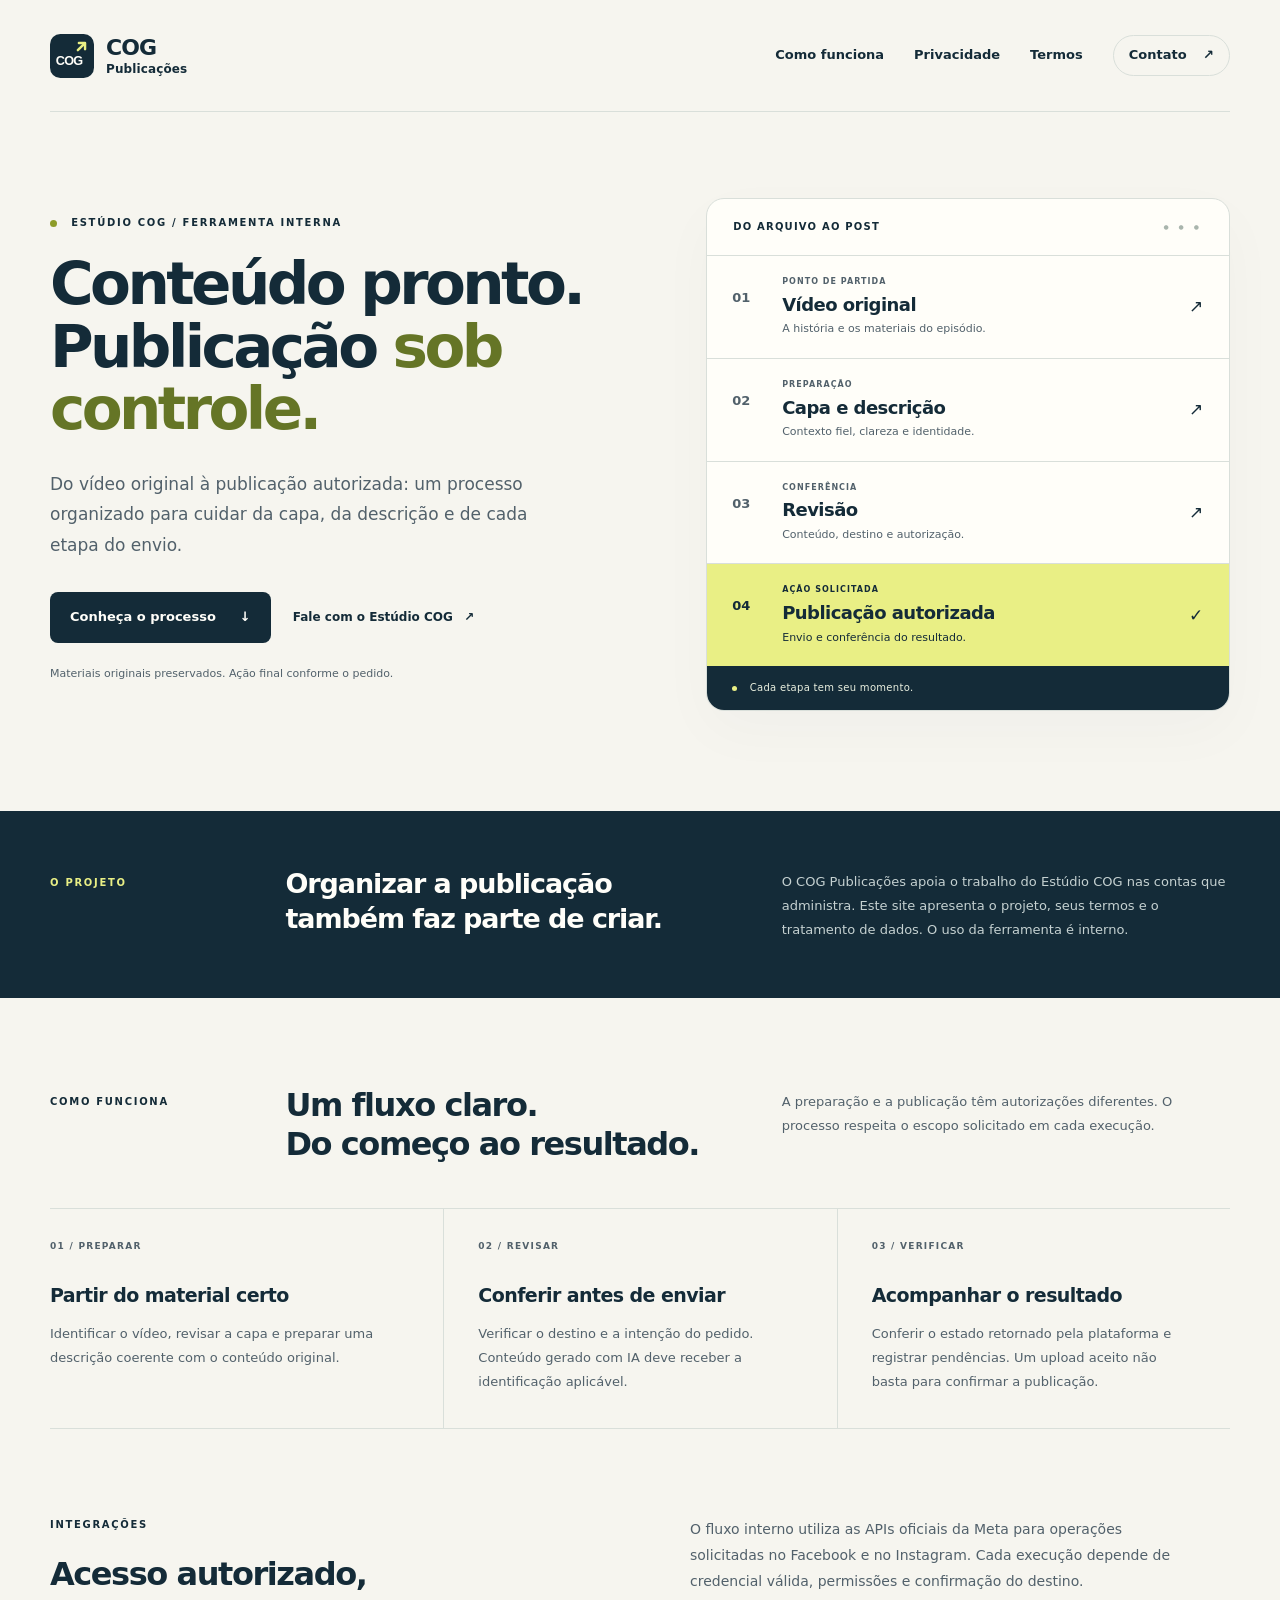
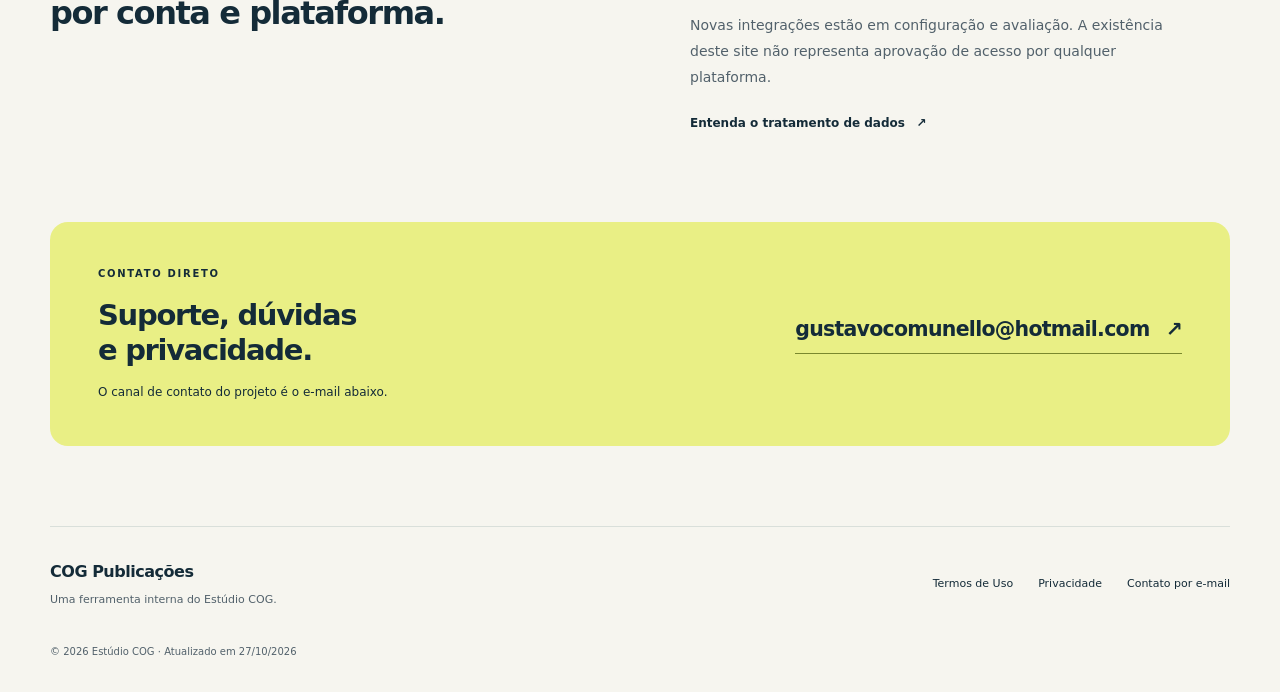
<file: index.html>
<!doctype html>
<html lang="pt-BR">
<head>
  <meta charset="utf-8">
  <meta name="viewport" content="width=device-width, initial-scale=1">
  <title>COG Publicações — Estúdio COG</title>
  <meta name="description" content="Ferramenta interna do Estúdio COG para preparar, revisar e publicar conteúdo original nas contas autorizadas.">
  <meta name="theme-color" content="#142b38">
  <meta name="color-scheme" content="only light">
  <link rel="canonical" href="https://gcogumelo.github.io/cog-publicacoes/">
  <link rel="icon" href="assets/icon.svg" type="image/svg+xml">
  <link rel="stylesheet" href="assets/styles.css">
</head>
<body>
<a class="skip-link" href="#conteudo">Pular para o conteúdo</a>
<header class="site-header wrap">
  <a class="brand" href="./" aria-label="COG Publicações, início">
    <img src="assets/icon.svg" width="44" height="44" alt="">
    <span>COG<span class="brand-sub">Publicações</span></span>
  </a>
  <nav aria-label="Navegação principal">
    <a href="./#como-funciona">Como funciona</a>
    <a href="privacidade/">Privacidade</a>
    <a href="termos/">Termos</a>
    <a class="nav-contact" href="mailto:gustavocomunello@hotmail.com">Contato <span aria-hidden="true">↗</span></a>
  </nav>
</header>
<main id="conteudo">
  <section class="hero wrap" aria-labelledby="hero-title">
    <div class="hero-copy">
      <p class="eyebrow"><span class="status-dot" aria-hidden="true"></span> ESTÚDIO COG / FERRAMENTA INTERNA</p>
      <h1 id="hero-title">Conteúdo pronto.<br>Publicação <span>sob controle.</span></h1>
      <p class="hero-lead">Do vídeo original à publicação autorizada: um processo organizado para cuidar da capa, da descrição e de cada etapa do envio.</p>
      <div class="hero-actions">
        <a class="button button-primary" href="#como-funciona">Conheça o processo <span aria-hidden="true">↓</span></a>
        <a class="text-link" href="mailto:gustavocomunello@hotmail.com">Fale com o Estúdio COG <span aria-hidden="true">↗</span></a>
      </div>
      <p class="hero-note">Materiais originais preservados. Ação final conforme o pedido.</p>
    </div>
    <div class="process-board" aria-label="O processo: vídeo original, capa e descrição, revisão e publicação autorizada">
      <div class="board-top"><span class="board-label">DO ARQUIVO AO POST</span><span class="board-dots" aria-hidden="true">● ● ●</span></div>
      <div class="process-row"><span class="step-number">01</span><div><span class="step-kicker">PONTO DE PARTIDA</span><h2>Vídeo original</h2><p>A história e os materiais do episódio.</p></div><span class="step-mark" aria-hidden="true">↗</span></div>
      <div class="process-row"><span class="step-number">02</span><div><span class="step-kicker">PREPARAÇÃO</span><h2>Capa e descrição</h2><p>Contexto fiel, clareza e identidade.</p></div><span class="step-mark" aria-hidden="true">↗</span></div>
      <div class="process-row"><span class="step-number">03</span><div><span class="step-kicker">CONFERÊNCIA</span><h2>Revisão</h2><p>Conteúdo, destino e autorização.</p></div><span class="step-mark" aria-hidden="true">↗</span></div>
      <div class="process-row process-final"><span class="step-number">04</span><div><span class="step-kicker">AÇÃO SOLICITADA</span><h2>Publicação autorizada</h2><p>Envio e conferência do resultado.</p></div><span class="step-mark" aria-hidden="true">✓</span></div>
      <div class="board-bottom"><span class="tiny-dot" aria-hidden="true"></span> Cada etapa tem seu momento.</div>
    </div>
  </section>
  <section class="purpose-band" aria-labelledby="purpose-title">
    <div class="wrap purpose-inner"><p class="eyebrow">O PROJETO</p><h2 id="purpose-title">Organizar a publicação<br>também faz parte de criar.</h2><p>O COG Publicações apoia o trabalho do Estúdio COG nas contas que administra. Este site apresenta o projeto, seus termos e o tratamento de dados. O uso da ferramenta é interno.</p></div>
  </section>
  <section class="section wrap" id="como-funciona" aria-labelledby="flow-title">
    <div class="section-heading"><p class="eyebrow">COMO FUNCIONA</p><h2 id="flow-title">Um fluxo claro.<br>Do começo ao resultado.</h2><p>A preparação e a publicação têm autorizações diferentes. O processo respeita o escopo solicitado em cada execução.</p></div>
    <div class="principles">
      <article><span class="article-index">01 / PREPARAR</span><h3>Partir do material certo</h3><p>Identificar o vídeo, revisar a capa e preparar uma descrição coerente com o conteúdo original.</p></article>
      <article><span class="article-index">02 / REVISAR</span><h3>Conferir antes de enviar</h3><p>Verificar o destino e a intenção do pedido. Conteúdo gerado com IA deve receber a identificação aplicável.</p></article>
      <article><span class="article-index">03 / VERIFICAR</span><h3>Acompanhar o resultado</h3><p>Conferir o estado retornado pela plataforma e registrar pendências. Um upload aceito não basta para confirmar a publicação.</p></article>
    </div>
  </section>
  <section class="integration-section wrap" aria-labelledby="integration-title">
    <div><p class="eyebrow">INTEGRAÇÕES</p><h2 id="integration-title">Acesso autorizado,<br>por conta e plataforma.</h2></div>
    <div class="integration-copy"><p>O fluxo interno utiliza as APIs oficiais da Meta para operações solicitadas no Facebook e no Instagram. Cada execução depende de credencial válida, permissões e confirmação do destino.</p><p>Novas integrações estão em configuração e avaliação. A existência deste site não representa aprovação de acesso por qualquer plataforma.</p><a class="text-link" href="privacidade/">Entenda o tratamento de dados <span aria-hidden="true">↗</span></a></div>
  </section>
  <section class="contact-section wrap" id="contato" aria-labelledby="contact-title">
    <div><p class="eyebrow">CONTATO DIRETO</p><h2 id="contact-title">Suporte, dúvidas<br>e privacidade.</h2><p>O canal de contato do projeto é o e-mail abaixo.</p></div>
    <a class="contact-email" href="mailto:gustavocomunello@hotmail.com">gustavocomunello@hotmail.com<span aria-hidden="true">↗</span></a>
  </section>
</main>
<footer class="site-footer wrap">
  <div><a class="footer-brand" href="./">COG Publicações</a><p>Uma ferramenta interna do Estúdio COG.</p></div>
  <nav aria-label="Documentos e contato">
    <a href="termos/">Termos de Uso</a>
    <a href="privacidade/">Privacidade</a>
    <a href="mailto:gustavocomunello@hotmail.com">Contato por e-mail</a>
  </nav>
  <p class="copyright">© 2026 Estúdio COG · Atualizado em 27/10/2026</p>
</footer>
</body>
</html>
</file>
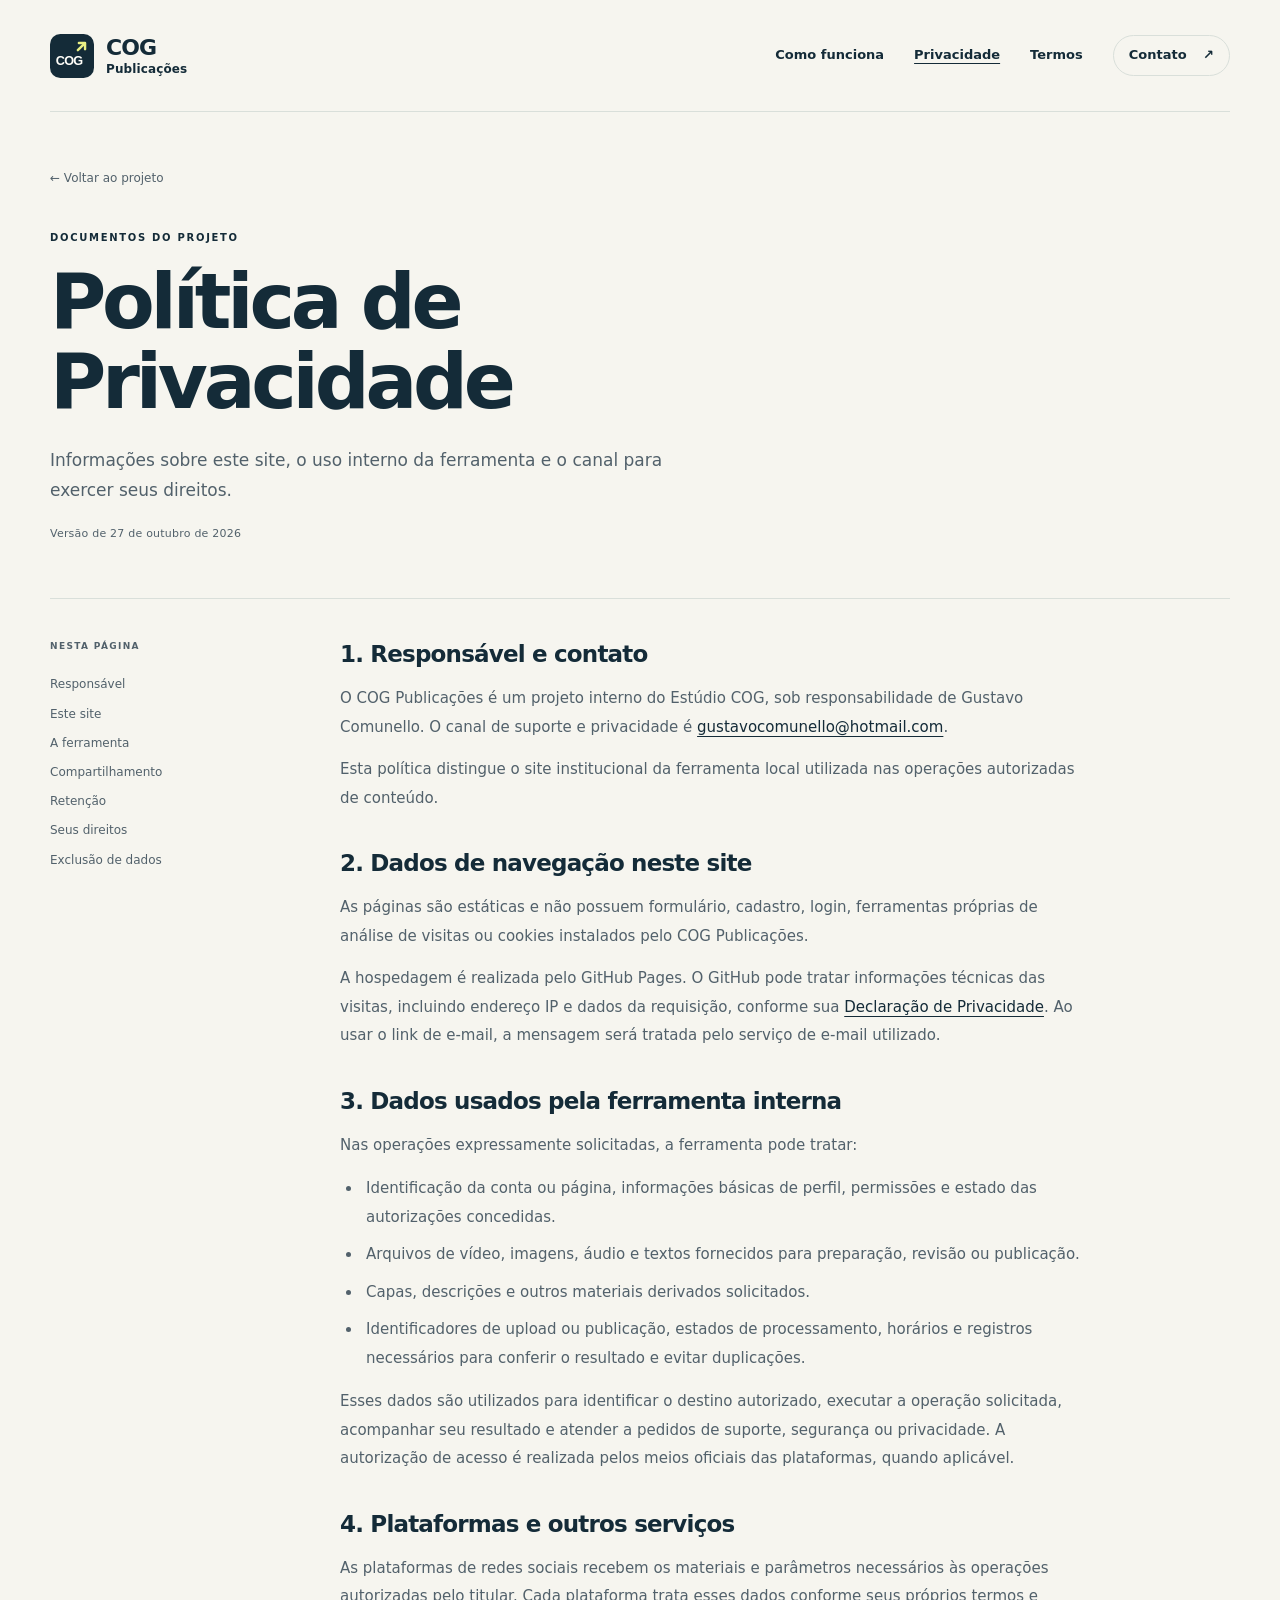
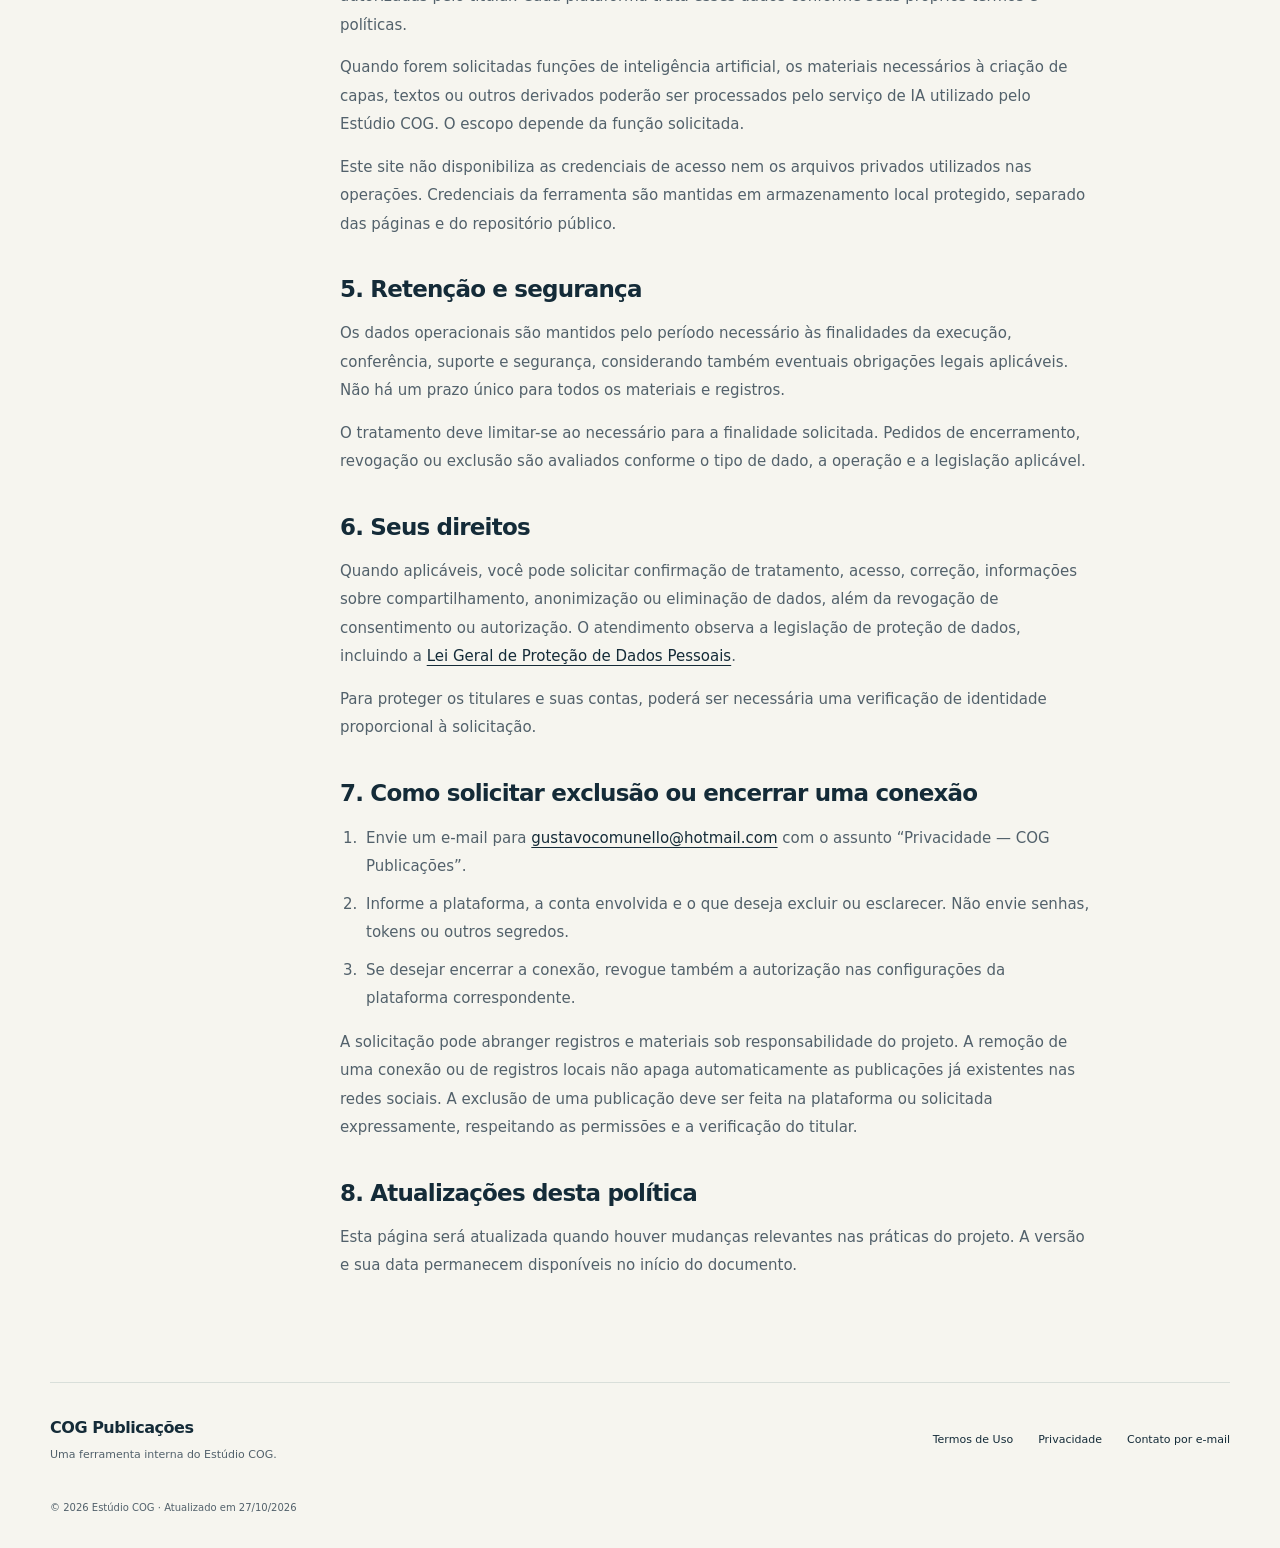
<file: privacidade/index.html>
<!doctype html>
<html lang="pt-BR">
<head>
  <meta charset="utf-8">
  <meta name="viewport" content="width=device-width, initial-scale=1">
  <title>Política de Privacidade — COG Publicações</title>
  <meta name="description" content="Como o site e a ferramenta interna COG Publicações tratam dados e recebem solicitações de privacidade.">
  <meta name="theme-color" content="#142b38">
  <meta name="color-scheme" content="only light">
  <link rel="canonical" href="https://gcogumelo.github.io/cog-publicacoes/privacidade/">
  <link rel="icon" href="../assets/icon.svg" type="image/svg+xml">
  <link rel="stylesheet" href="../assets/styles.css">
</head>
<body>
<a class="skip-link" href="#conteudo">Pular para o conteúdo</a>
<header class="site-header wrap">
  <a class="brand" href="../" aria-label="COG Publicações, início">
    <img src="../assets/icon.svg" width="44" height="44" alt="">
    <span>COG<span class="brand-sub">Publicações</span></span>
  </a>
  <nav aria-label="Navegação principal">
    <a href="../#como-funciona">Como funciona</a>
    <a href="../privacidade/" aria-current="page">Privacidade</a>
    <a href="../termos/">Termos</a>
    <a class="nav-contact" href="mailto:gustavocomunello@hotmail.com">Contato <span aria-hidden="true">↗</span></a>
  </nav>
</header>
<main class="legal-page wrap" id="conteudo">
  <div class="legal-heading"><a class="back-link" href="../">← Voltar ao projeto</a><p class="eyebrow">DOCUMENTOS DO PROJETO</p><h1>Política de<br>Privacidade</h1><p class="legal-intro">Informações sobre este site, o uso interno da ferramenta e o canal para exercer seus direitos.</p><p class="document-date">Versão de 27 de outubro de 2026</p></div>
  <div class="legal-layout"><aside class="legal-nav" aria-label="Nesta página"><p>NESTA PÁGINA</p><a href="#responsavel">Responsável</a><a href="#site">Este site</a><a href="#ferramenta">A ferramenta</a><a href="#compartilhamento">Compartilhamento</a><a href="#retencao">Retenção</a><a href="#direitos">Seus direitos</a><a href="#exclusao">Exclusão de dados</a></aside>
  <article class="legal-content">
    <section id="responsavel"><h2>1. Responsável e contato</h2><p>O COG Publicações é um projeto interno do Estúdio COG, sob responsabilidade de Gustavo Comunello. O canal de suporte e privacidade é <a href="mailto:gustavocomunello@hotmail.com">gustavocomunello@hotmail.com</a>.</p><p>Esta política distingue o site institucional da ferramenta local utilizada nas operações autorizadas de conteúdo.</p></section>
    <section id="site"><h2>2. Dados de navegação neste site</h2><p>As páginas são estáticas e não possuem formulário, cadastro, login, ferramentas próprias de análise de visitas ou cookies instalados pelo COG Publicações.</p><p>A hospedagem é realizada pelo GitHub Pages. O GitHub pode tratar informações técnicas das visitas, incluindo endereço IP e dados da requisição, conforme sua <a href="https://docs.github.com/en/site-policy/privacy-policies/github-general-privacy-statement" rel="noreferrer">Declaração de Privacidade</a>. Ao usar o link de e-mail, a mensagem será tratada pelo serviço de e-mail utilizado.</p></section>
    <section id="ferramenta"><h2>3. Dados usados pela ferramenta interna</h2><p>Nas operações expressamente solicitadas, a ferramenta pode tratar:</p><ul><li>Identificação da conta ou página, informações básicas de perfil, permissões e estado das autorizações concedidas.</li><li>Arquivos de vídeo, imagens, áudio e textos fornecidos para preparação, revisão ou publicação.</li><li>Capas, descrições e outros materiais derivados solicitados.</li><li>Identificadores de upload ou publicação, estados de processamento, horários e registros necessários para conferir o resultado e evitar duplicações.</li></ul><p>Esses dados são utilizados para identificar o destino autorizado, executar a operação solicitada, acompanhar seu resultado e atender a pedidos de suporte, segurança ou privacidade. A autorização de acesso é realizada pelos meios oficiais das plataformas, quando aplicável.</p></section>
    <section id="compartilhamento"><h2>4. Plataformas e outros serviços</h2><p>As plataformas de redes sociais recebem os materiais e parâmetros necessários às operações autorizadas pelo titular. Cada plataforma trata esses dados conforme seus próprios termos e políticas.</p><p>Quando forem solicitadas funções de inteligência artificial, os materiais necessários à criação de capas, textos ou outros derivados poderão ser processados pelo serviço de IA utilizado pelo Estúdio COG. O escopo depende da função solicitada.</p><p>Este site não disponibiliza as credenciais de acesso nem os arquivos privados utilizados nas operações. Credenciais da ferramenta são mantidas em armazenamento local protegido, separado das páginas e do repositório público.</p></section>
    <section id="retencao"><h2>5. Retenção e segurança</h2><p>Os dados operacionais são mantidos pelo período necessário às finalidades da execução, conferência, suporte e segurança, considerando também eventuais obrigações legais aplicáveis. Não há um prazo único para todos os materiais e registros.</p><p>O tratamento deve limitar-se ao necessário para a finalidade solicitada. Pedidos de encerramento, revogação ou exclusão são avaliados conforme o tipo de dado, a operação e a legislação aplicável.</p></section>
    <section id="direitos"><h2>6. Seus direitos</h2><p>Quando aplicáveis, você pode solicitar confirmação de tratamento, acesso, correção, informações sobre compartilhamento, anonimização ou eliminação de dados, além da revogação de consentimento ou autorização. O atendimento observa a legislação de proteção de dados, incluindo a <a href="https://www.planalto.gov.br/ccivil_03/_ato2015-2018/2018/lei/l13709compilado.htm" rel="noreferrer">Lei Geral de Proteção de Dados Pessoais</a>.</p><p>Para proteger os titulares e suas contas, poderá ser necessária uma verificação de identidade proporcional à solicitação.</p></section>
    <section id="exclusao"><h2>7. Como solicitar exclusão ou encerrar uma conexão</h2><ol><li>Envie um e-mail para <a href="mailto:gustavocomunello@hotmail.com?subject=Privacidade%20-%20COG%20Publica%C3%A7%C3%B5es">gustavocomunello@hotmail.com</a> com o assunto “Privacidade — COG Publicações”.</li><li>Informe a plataforma, a conta envolvida e o que deseja excluir ou esclarecer. Não envie senhas, tokens ou outros segredos.</li><li>Se desejar encerrar a conexão, revogue também a autorização nas configurações da plataforma correspondente.</li></ol><p>A solicitação pode abranger registros e materiais sob responsabilidade do projeto. A remoção de uma conexão ou de registros locais não apaga automaticamente as publicações já existentes nas redes sociais. A exclusão de uma publicação deve ser feita na plataforma ou solicitada expressamente, respeitando as permissões e a verificação do titular.</p></section>
    <section id="atualizacoes"><h2>8. Atualizações desta política</h2><p>Esta página será atualizada quando houver mudanças relevantes nas práticas do projeto. A versão e sua data permanecem disponíveis no início do documento.</p></section>
  </article></div>
</main>
<footer class="site-footer wrap">
  <div><a class="footer-brand" href="../">COG Publicações</a><p>Uma ferramenta interna do Estúdio COG.</p></div>
  <nav aria-label="Documentos e contato">
    <a href="../termos/">Termos de Uso</a>
    <a href="../privacidade/">Privacidade</a>
    <a href="mailto:gustavocomunello@hotmail.com">Contato por e-mail</a>
  </nav>
  <p class="copyright">© 2026 Estúdio COG · Atualizado em 27/10/2026</p>
</footer>
</body>
</html>
</file>
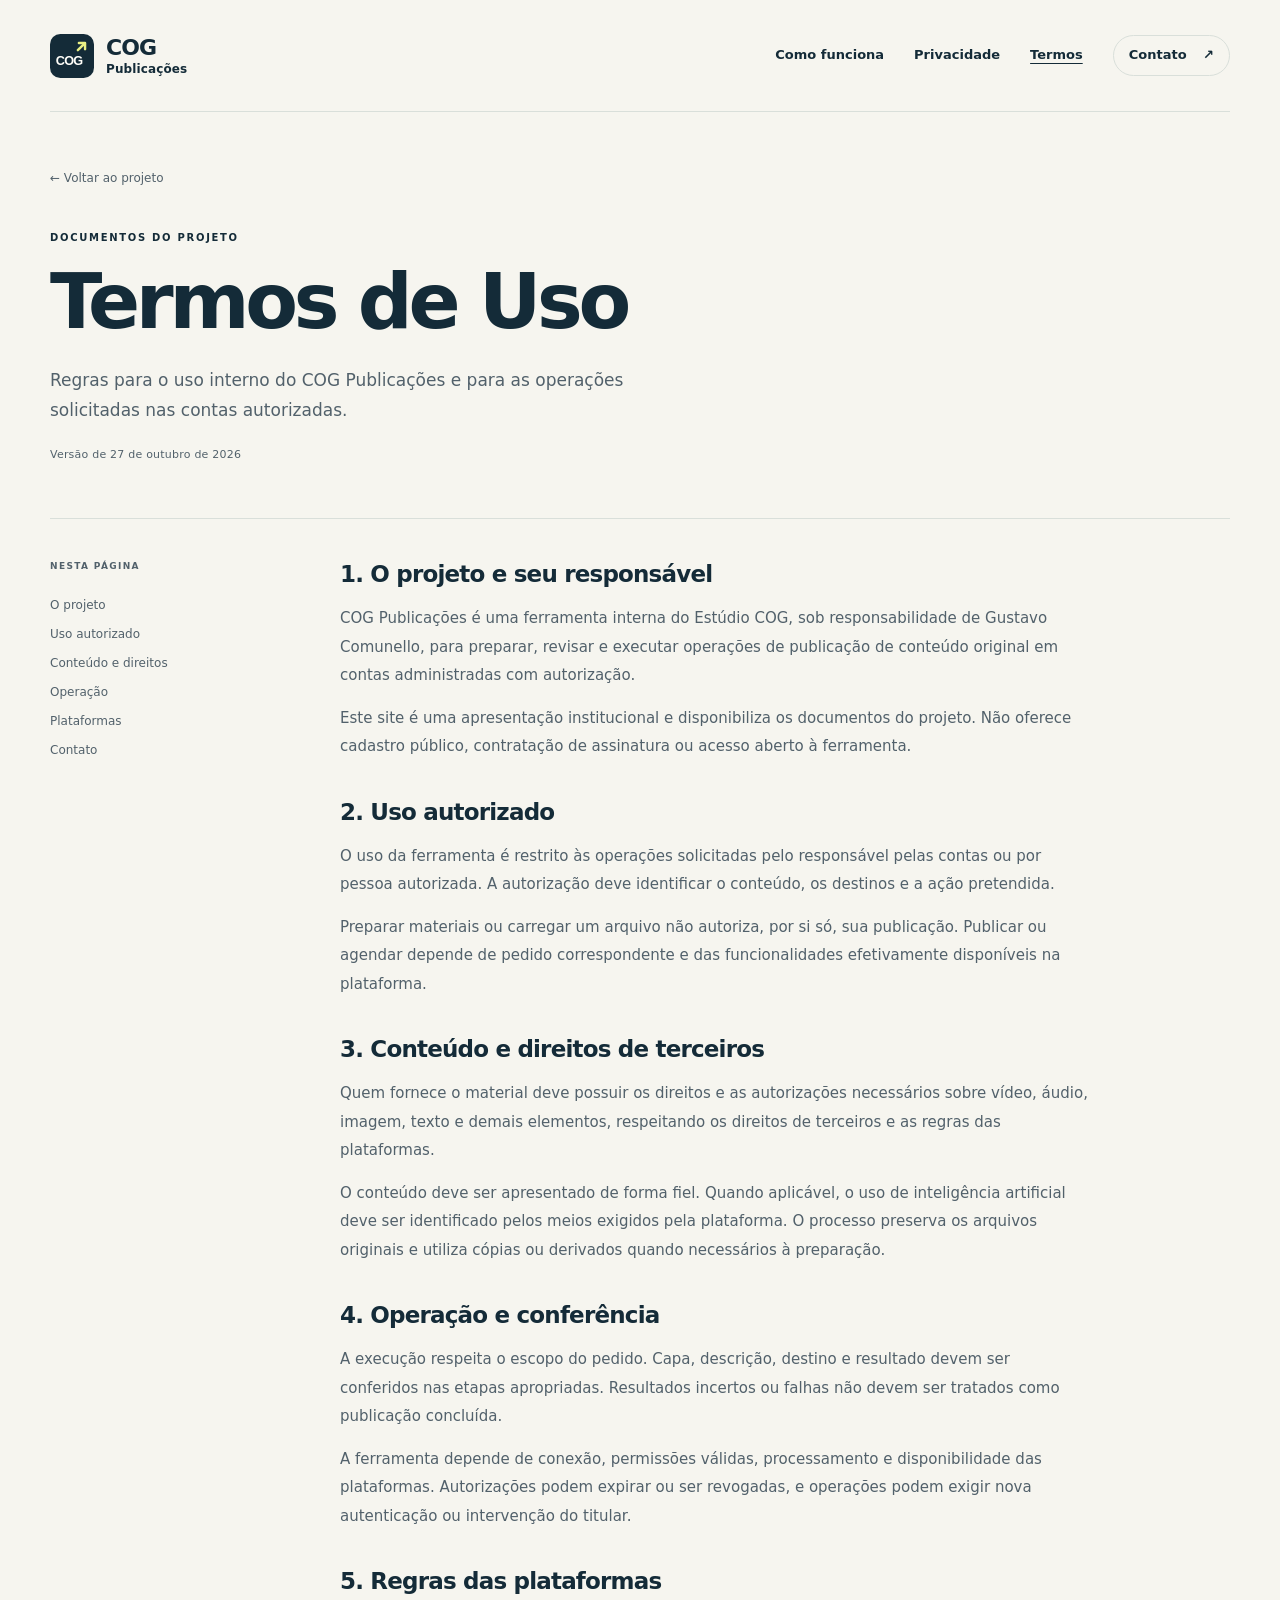
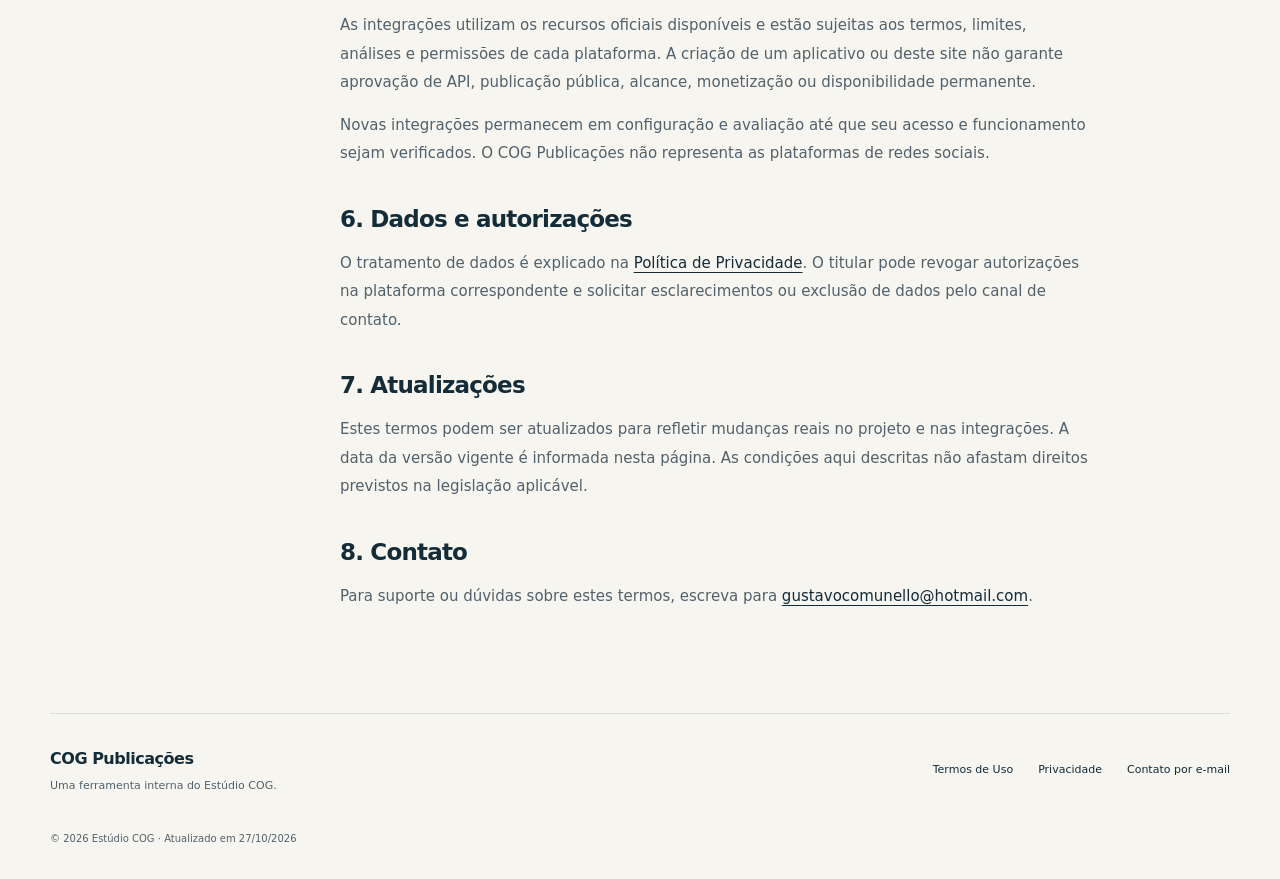
<file: termos/index.html>
<!doctype html>
<html lang="pt-BR">
<head>
  <meta charset="utf-8">
  <meta name="viewport" content="width=device-width, initial-scale=1">
  <title>Termos de Uso — COG Publicações</title>
  <meta name="description" content="Termos de Uso da ferramenta interna COG Publicações, do Estúdio COG.">
  <meta name="theme-color" content="#142b38">
  <meta name="color-scheme" content="only light">
  <link rel="canonical" href="https://gcogumelo.github.io/cog-publicacoes/termos/">
  <link rel="icon" href="../assets/icon.svg" type="image/svg+xml">
  <link rel="stylesheet" href="../assets/styles.css">
</head>
<body>
<a class="skip-link" href="#conteudo">Pular para o conteúdo</a>
<header class="site-header wrap">
  <a class="brand" href="../" aria-label="COG Publicações, início">
    <img src="../assets/icon.svg" width="44" height="44" alt="">
    <span>COG<span class="brand-sub">Publicações</span></span>
  </a>
  <nav aria-label="Navegação principal">
    <a href="../#como-funciona">Como funciona</a>
    <a href="../privacidade/">Privacidade</a>
    <a href="../termos/" aria-current="page">Termos</a>
    <a class="nav-contact" href="mailto:gustavocomunello@hotmail.com">Contato <span aria-hidden="true">↗</span></a>
  </nav>
</header>
<main class="legal-page wrap" id="conteudo">
  <div class="legal-heading"><a class="back-link" href="../">← Voltar ao projeto</a><p class="eyebrow">DOCUMENTOS DO PROJETO</p><h1>Termos de Uso</h1><p class="legal-intro">Regras para o uso interno do COG Publicações e para as operações solicitadas nas contas autorizadas.</p><p class="document-date">Versão de 27 de outubro de 2026</p></div>
  <div class="legal-layout"><aside class="legal-nav" aria-label="Nesta página"><p>NESTA PÁGINA</p><a href="#projeto">O projeto</a><a href="#uso">Uso autorizado</a><a href="#direitos">Conteúdo e direitos</a><a href="#operacao">Operação</a><a href="#plataformas">Plataformas</a><a href="#contato-termos">Contato</a></aside>
  <article class="legal-content">
    <section id="projeto"><h2>1. O projeto e seu responsável</h2><p>COG Publicações é uma ferramenta interna do Estúdio COG, sob responsabilidade de Gustavo Comunello, para preparar, revisar e executar operações de publicação de conteúdo original em contas administradas com autorização.</p><p>Este site é uma apresentação institucional e disponibiliza os documentos do projeto. Não oferece cadastro público, contratação de assinatura ou acesso aberto à ferramenta.</p></section>
    <section id="uso"><h2>2. Uso autorizado</h2><p>O uso da ferramenta é restrito às operações solicitadas pelo responsável pelas contas ou por pessoa autorizada. A autorização deve identificar o conteúdo, os destinos e a ação pretendida.</p><p>Preparar materiais ou carregar um arquivo não autoriza, por si só, sua publicação. Publicar ou agendar depende de pedido correspondente e das funcionalidades efetivamente disponíveis na plataforma.</p></section>
    <section id="direitos"><h2>3. Conteúdo e direitos de terceiros</h2><p>Quem fornece o material deve possuir os direitos e as autorizações necessários sobre vídeo, áudio, imagem, texto e demais elementos, respeitando os direitos de terceiros e as regras das plataformas.</p><p>O conteúdo deve ser apresentado de forma fiel. Quando aplicável, o uso de inteligência artificial deve ser identificado pelos meios exigidos pela plataforma. O processo preserva os arquivos originais e utiliza cópias ou derivados quando necessários à preparação.</p></section>
    <section id="operacao"><h2>4. Operação e conferência</h2><p>A execução respeita o escopo do pedido. Capa, descrição, destino e resultado devem ser conferidos nas etapas apropriadas. Resultados incertos ou falhas não devem ser tratados como publicação concluída.</p><p>A ferramenta depende de conexão, permissões válidas, processamento e disponibilidade das plataformas. Autorizações podem expirar ou ser revogadas, e operações podem exigir nova autenticação ou intervenção do titular.</p></section>
    <section id="plataformas"><h2>5. Regras das plataformas</h2><p>As integrações utilizam os recursos oficiais disponíveis e estão sujeitas aos termos, limites, análises e permissões de cada plataforma. A criação de um aplicativo ou deste site não garante aprovação de API, publicação pública, alcance, monetização ou disponibilidade permanente.</p><p>Novas integrações permanecem em configuração e avaliação até que seu acesso e funcionamento sejam verificados. O COG Publicações não representa as plataformas de redes sociais.</p></section>
    <section id="dados"><h2>6. Dados e autorizações</h2><p>O tratamento de dados é explicado na <a href="../privacidade/">Política de Privacidade</a>. O titular pode revogar autorizações na plataforma correspondente e solicitar esclarecimentos ou exclusão de dados pelo canal de contato.</p></section>
    <section id="atualizacoes"><h2>7. Atualizações</h2><p>Estes termos podem ser atualizados para refletir mudanças reais no projeto e nas integrações. A data da versão vigente é informada nesta página. As condições aqui descritas não afastam direitos previstos na legislação aplicável.</p></section>
    <section id="contato-termos"><h2>8. Contato</h2><p>Para suporte ou dúvidas sobre estes termos, escreva para <a href="mailto:gustavocomunello@hotmail.com">gustavocomunello@hotmail.com</a>.</p></section>
  </article></div>
</main>
<footer class="site-footer wrap">
  <div><a class="footer-brand" href="../">COG Publicações</a><p>Uma ferramenta interna do Estúdio COG.</p></div>
  <nav aria-label="Documentos e contato">
    <a href="../termos/">Termos de Uso</a>
    <a href="../privacidade/">Privacidade</a>
    <a href="mailto:gustavocomunello@hotmail.com">Contato por e-mail</a>
  </nav>
  <p class="copyright">© 2026 Estúdio COG · Atualizado em 27/10/2026</p>
</footer>
</body>
</html>
</file>
<file: assets/styles.css>
:root{--paper:#f6f5ef;--ink:#142b38;--muted:#52616b;--line:#d9dfda;--accent:#e9ef85;--white:#fffef9;color-scheme:only light}
*{box-sizing:border-box}html{scroll-behavior:smooth;scroll-padding-top:24px}body{margin:0;background:var(--paper);color:var(--ink);font:16px/1.6 Inter,ui-sans-serif,system-ui,-apple-system,BlinkMacSystemFont,"Segoe UI",sans-serif;-webkit-font-smoothing:antialiased}a{color:inherit;text-underline-offset:4px}a:hover{text-decoration-thickness:2px}a:focus-visible{outline:3px solid #849300;outline-offset:5px;border-radius:3px}img{max-width:100%;height:auto}.wrap{width:min(1180px,calc(100% - 80px));margin-inline:auto}.skip-link{position:absolute;top:-80px;left:20px;z-index:10;padding:12px 20px;background:var(--ink);color:var(--white)}.skip-link:focus{top:12px}
.site-header{min-height:112px;display:flex;align-items:center;justify-content:space-between;gap:32px;border-bottom:1px solid var(--line)}.brand{display:inline-flex;align-items:center;gap:12px;text-decoration:none;font-size:22px;line-height:1.05;font-weight:850;letter-spacing:-.04em;flex-shrink:0}.brand img{width:44px;height:44px}.brand-sub{display:block;font-size:12px;letter-spacing:.01em;font-weight:650;margin-top:4px}.site-header nav{display:flex;align-items:center;justify-content:flex-end;gap:30px;font-size:13px;font-weight:600}.site-header nav a{text-decoration:none}.site-header nav a:hover,.site-header nav a[aria-current=page]{text-decoration:underline}.nav-contact{padding:9px 15px;border:1px solid var(--line);border-radius:40px}.nav-contact span{margin-left:12px}
.hero{display:grid;grid-template-columns:1.1fr 1fr;gap:80px;align-items:center;padding-block:86px 100px}.eyebrow{margin:0 0 22px;font-size:10px;font-weight:750;letter-spacing:.17em;line-height:1.6}.status-dot,.tiny-dot{display:inline-block;width:7px;height:7px;border-radius:50%;background:#8d9c28;vertical-align:middle;margin-right:9px}.hero h1{font-size:clamp(42px,4.65vw,67px);letter-spacing:-.06em;line-height:1.05;font-weight:750;margin:0 0 28px}.hero h1 span{color:#657526}.hero-lead{color:var(--muted);font-size:17px;line-height:1.8;max-width:485px;margin:0}.hero-actions{display:flex;align-items:center;flex-wrap:wrap;gap:22px;margin-top:32px}.button{display:inline-flex;align-items:center;justify-content:space-between;gap:24px;padding:15px 20px;border-radius:8px;text-decoration:none;font-size:13px;font-weight:700}.button-primary{background:var(--ink);color:var(--white)}.button-primary:hover{background:#254857}.text-link{font-size:12px;font-weight:700;text-decoration:none}.text-link span{margin-left:7px}.text-link:hover{text-decoration:underline}.hero-note{color:var(--muted);font-size:11px;margin-top:22px}
.process-board{background:var(--white);border:1px solid var(--line);border-radius:18px;box-shadow:0 20px 60px #142b3807;overflow:hidden}.board-top{padding:20px 26px;border-bottom:1px solid var(--line);display:flex;align-items:center;justify-content:space-between;gap:12px}.board-label{font-size:10px;font-weight:750;letter-spacing:.12em}.board-dots{font-size:6px;letter-spacing:4px;color:#a9b5ad}.process-row{padding:20px 25px;display:grid;grid-template-columns:36px 1fr 15px;gap:14px;align-items:center;border-bottom:1px solid var(--line)}.step-number{font-size:13px;font-weight:600;color:var(--muted);align-self:start;padding-top:12px}.step-kicker{display:block;font-size:8px;letter-spacing:.13em;font-weight:700;color:var(--muted)}.process-row h2{font-size:18px;font-weight:650;letter-spacing:-.03em;line-height:1.3;margin:4px 0}.process-row p{font-size:11px;color:var(--muted);line-height:1.6;margin:0}.step-mark{font-size:17px}.process-final{background:var(--accent);border-bottom:none}.process-final,.process-final h2,.process-final .step-mark{color:var(--ink)}.process-final .step-number,.process-final .step-kicker,.process-final p{color:#38451e}.board-bottom{background:var(--ink);color:#e9efdf;padding:14px 25px;font-size:10px;letter-spacing:.03em}.board-bottom .tiny-dot{background:var(--accent);width:5px;height:5px}
.purpose-band{background:var(--ink);color:var(--white)}.purpose-inner{display:grid;grid-template-columns:.46fr 1.1fr 1.1fr;gap:48px;align-items:start;padding-block:56px}.purpose-inner .eyebrow{color:var(--accent);margin-top:8px}.purpose-inner h2{font-size:27px;line-height:1.28;font-weight:550;letter-spacing:-.04em;margin:0}.purpose-inner>p:last-child{margin:3px 0 0;font-size:13px;line-height:1.85;color:#c5d1d1}.section{padding-block:88px}.section-heading{display:grid;grid-template-columns:.46fr 1.1fr 1.1fr;gap:48px;align-items:start;margin-bottom:45px}.section-heading .eyebrow{margin-top:8px}.section-heading h2,.integration-section h2,.contact-section h2{font-size:32px;line-height:1.2;font-weight:600;letter-spacing:-.045em;margin:0}.section-heading>p:last-child{font-size:13px;line-height:1.85;color:var(--muted);margin:4px 0 0}.principles{display:grid;grid-template-columns:repeat(3,minmax(0,1fr));border-top:1px solid var(--line);border-bottom:1px solid var(--line)}.principles article{padding:30px 34px 34px 0}.principles article+article{border-left:1px solid var(--line);padding-left:34px}.article-index{display:block;color:var(--muted);font-size:9px;font-weight:750;letter-spacing:.14em;margin-bottom:30px}.principles h3{font-size:19px;line-height:1.35;letter-spacing:-.03em;font-weight:600;margin:0 0 13px}.principles p{font-size:13px;line-height:1.85;color:var(--muted);margin:0}
.integration-section{display:grid;grid-template-columns:1fr 1fr;gap:100px;padding-bottom:88px;align-items:start}.integration-copy{max-width:500px}.integration-copy p{font-size:14px;line-height:1.85;color:var(--muted);margin:0 0 18px}.integration-copy .text-link{display:inline-block;margin-top:4px}.contact-section{background:var(--accent);border-radius:18px;padding:44px 48px;display:flex;gap:36px;align-items:center;justify-content:space-between;margin-bottom:80px}.contact-section .eyebrow{margin-bottom:16px}.contact-section h2{font-size:29px}.contact-section p:last-child{font-size:12px;margin:15px 0 0;color:#38451e}.contact-email{font-size:clamp(16px,1.6vw,22px);line-height:1.5;font-weight:600;letter-spacing:-.035em;overflow-wrap:anywhere;max-width:100%;text-decoration:none;border-bottom:1px solid #7a882d;padding-bottom:8px}.contact-email span{display:inline-block;margin-left:16px}
.site-footer{display:grid;grid-template-columns:1fr 1fr;gap:24px;padding-block:32px;border-top:1px solid var(--line)}.footer-brand{font-size:16px;font-weight:750;letter-spacing:-.03em;text-decoration:none}.site-footer p{font-size:11px;color:var(--muted);margin:6px 0 0}.site-footer nav{display:flex;gap:25px;align-items:center;justify-content:flex-end;font-size:11px}.site-footer nav a{text-decoration:none}.site-footer nav a:hover{text-decoration:underline}.site-footer .copyright{grid-column:1/-1;margin-top:12px;font-size:10px}
.legal-page{padding-block:52px 88px}.back-link{font-size:12px;color:var(--muted);text-decoration:none;display:inline-block;margin-bottom:42px}.back-link:hover{text-decoration:underline}.legal-heading{max-width:780px;margin-bottom:55px}.legal-heading .eyebrow{margin-bottom:16px}.legal-heading h1{font-size:clamp(46px,6vw,78px);font-weight:650;letter-spacing:-.055em;line-height:1.04;margin:0 0 24px}.legal-intro{font-size:17px;color:var(--muted);line-height:1.75;max-width:630px}.document-date{font-size:11px;letter-spacing:.02em;color:var(--muted);margin-top:20px}.legal-layout{display:grid;grid-template-columns:210px minmax(0,750px);gap:80px;align-items:start;border-top:1px solid var(--line);padding-top:40px}.legal-nav{position:sticky;top:24px;font-size:12px;display:flex;flex-direction:column;gap:10px}.legal-nav p{font-size:9px;font-weight:750;letter-spacing:.15em;margin:0 0 12px;color:var(--muted)}.legal-nav a{text-decoration:none;color:var(--muted)}.legal-nav a:hover{color:var(--ink);text-decoration:underline}.legal-content{min-width:0;font-size:15px;line-height:1.9;color:var(--muted)}.legal-content section{margin-bottom:36px;scroll-margin-top:28px}.legal-content section:last-child{margin-bottom:0}.legal-content h2{color:var(--ink);font-size:23px;font-weight:600;letter-spacing:-.035em;line-height:1.35;margin:0 0 14px}.legal-content p{margin:0 0 14px}.legal-content a{color:var(--ink);overflow-wrap:anywhere}.legal-content li{padding-left:4px;margin-bottom:9px}.legal-content ul,.legal-content ol{padding-left:22px}.not-found{min-height:65vh;padding-block:90px}.not-found h1{font-size:clamp(42px,6vw,76px);letter-spacing:-.06em;line-height:1.08;max-width:700px}.not-found p{color:var(--muted);max-width:540px}
@media(max-width:1050px){.hero{gap:38px}.hero-actions{align-items:flex-start;flex-direction:column;gap:19px}.purpose-inner,.section-heading{grid-template-columns:.55fr 1fr 1fr;gap:24px}.integration-section{gap:55px}.contact-section{align-items:flex-start;flex-direction:column;gap:28px}.legal-layout{gap:45px;grid-template-columns:175px minmax(0,1fr)}}
@media(max-width:760px){.wrap{width:calc(100% - 40px)}.site-header{min-height:110px;flex-wrap:wrap;justify-content:center;gap:20px;padding-block:22px}.site-header nav{justify-content:center;gap:21px;font-size:11px;flex-wrap:wrap}.nav-contact{padding:0;border:0}.nav-contact span{margin-left:5px}.hero{grid-template-columns:1fr;padding-block:52px 58px;gap:38px}.hero h1{font-size:clamp(41px,8.6vw,60px);max-width:600px}.hero .eyebrow{font-size:8px;letter-spacing:.13em}.hero-lead{font-size:15px;line-height:1.8;max-width:550px}.hero-actions{align-items:center;flex-direction:row;gap:20px;margin-top:26px}.button{font-size:12px;padding:14px 17px}.text-link{font-size:11px}.hero-note{font-size:10px}.process-board{max-width:540px;width:100%;justify-self:center}.process-row{padding:18px 22px}.process-row h2{font-size:18px}.purpose-inner{grid-template-columns:1fr;gap:18px;padding-block:38px}.purpose-inner .eyebrow{margin:0}.purpose-inner h2{font-size:29px}.purpose-inner>p:last-child{max-width:560px;font-size:13px}.section{padding-block:54px}.section-heading{grid-template-columns:1fr;gap:16px;margin-bottom:28px}.section-heading .eyebrow{margin:0}.section-heading h2,.integration-section h2{font-size:31px}.section-heading>p:last-child{max-width:520px}.principles{grid-template-columns:1fr}.principles article,.principles article+article{border-left:0;padding:24px 0}.principles article+article{border-top:1px solid var(--line)}.article-index{margin-bottom:15px}.principles h3{font-size:21px}.principles p{max-width:550px;font-size:14px}.integration-section{grid-template-columns:1fr;gap:24px;padding-bottom:50px}.integration-section .eyebrow{margin-bottom:15px}.integration-copy{max-width:none}.contact-section{padding:30px 25px;margin-bottom:48px;gap:24px;width:calc(100% - 40px)}.contact-section h2{font-size:28px}.contact-email{font-size:18px;letter-spacing:-.045em}.contact-email span{margin-left:6px}.site-footer{grid-template-columns:1fr;gap:18px;padding-block:28px}.site-footer nav{justify-content:flex-start;gap:22px;flex-wrap:wrap}.site-footer .copyright{margin-top:0}.legal-page{padding-block:32px 54px}.back-link{margin-bottom:32px}.legal-heading{margin-bottom:32px}.legal-heading h1{font-size:clamp(44px,11vw,67px)}.legal-intro{font-size:15px}.legal-layout{grid-template-columns:1fr;gap:28px;padding-top:24px}.legal-nav{position:static;flex-direction:row;flex-wrap:wrap;gap:9px 18px}.legal-nav p{width:100%;margin-bottom:3px}.legal-nav a{font-size:11px}.legal-content{font-size:14px;line-height:1.85}.legal-content h2{font-size:22px}.legal-content section{margin-bottom:30px}.not-found{padding-block:52px}}
@media(prefers-reduced-motion:reduce){html{scroll-behavior:auto}}

.process-board .process-row.process-final,.process-board .process-row.process-final *{color:var(--ink)!important}body .wrap.contact-section,body .wrap.contact-section :is(h2,p,a,span){color:var(--ink)!important}
</file>
